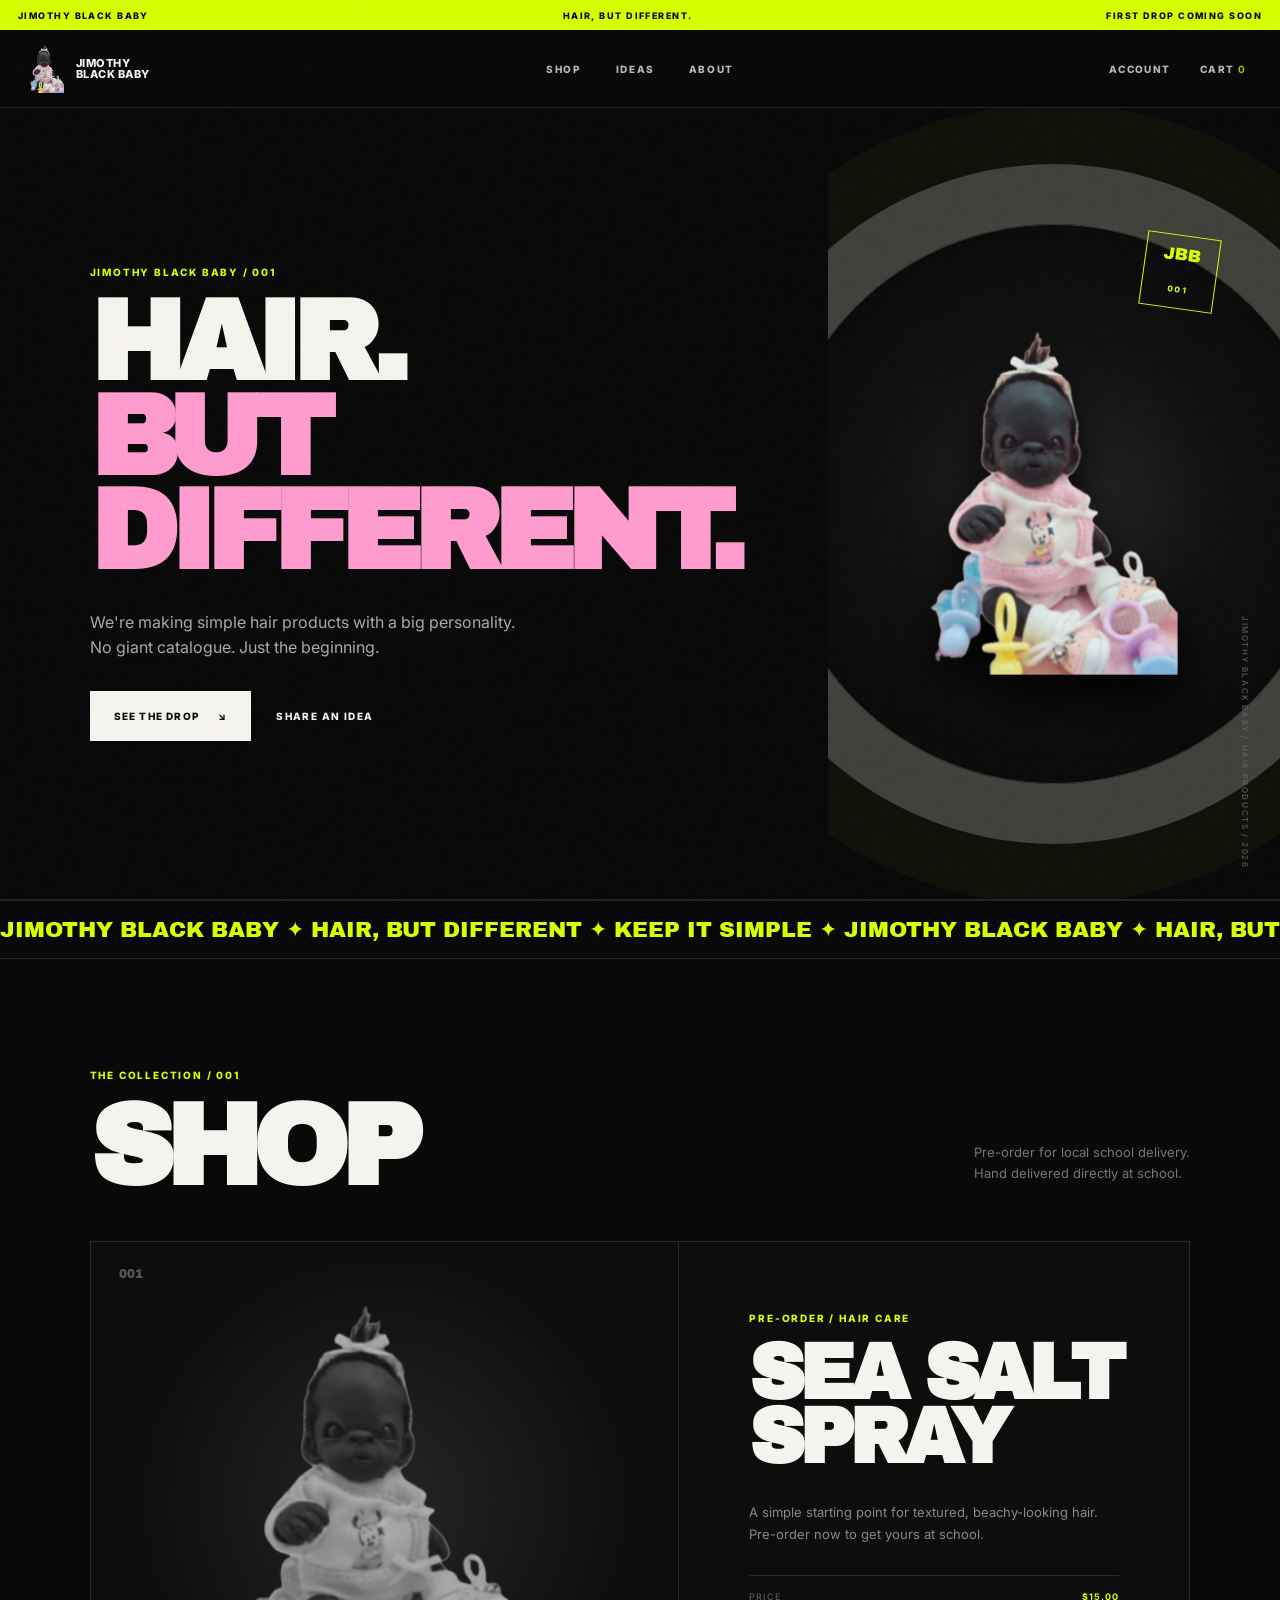
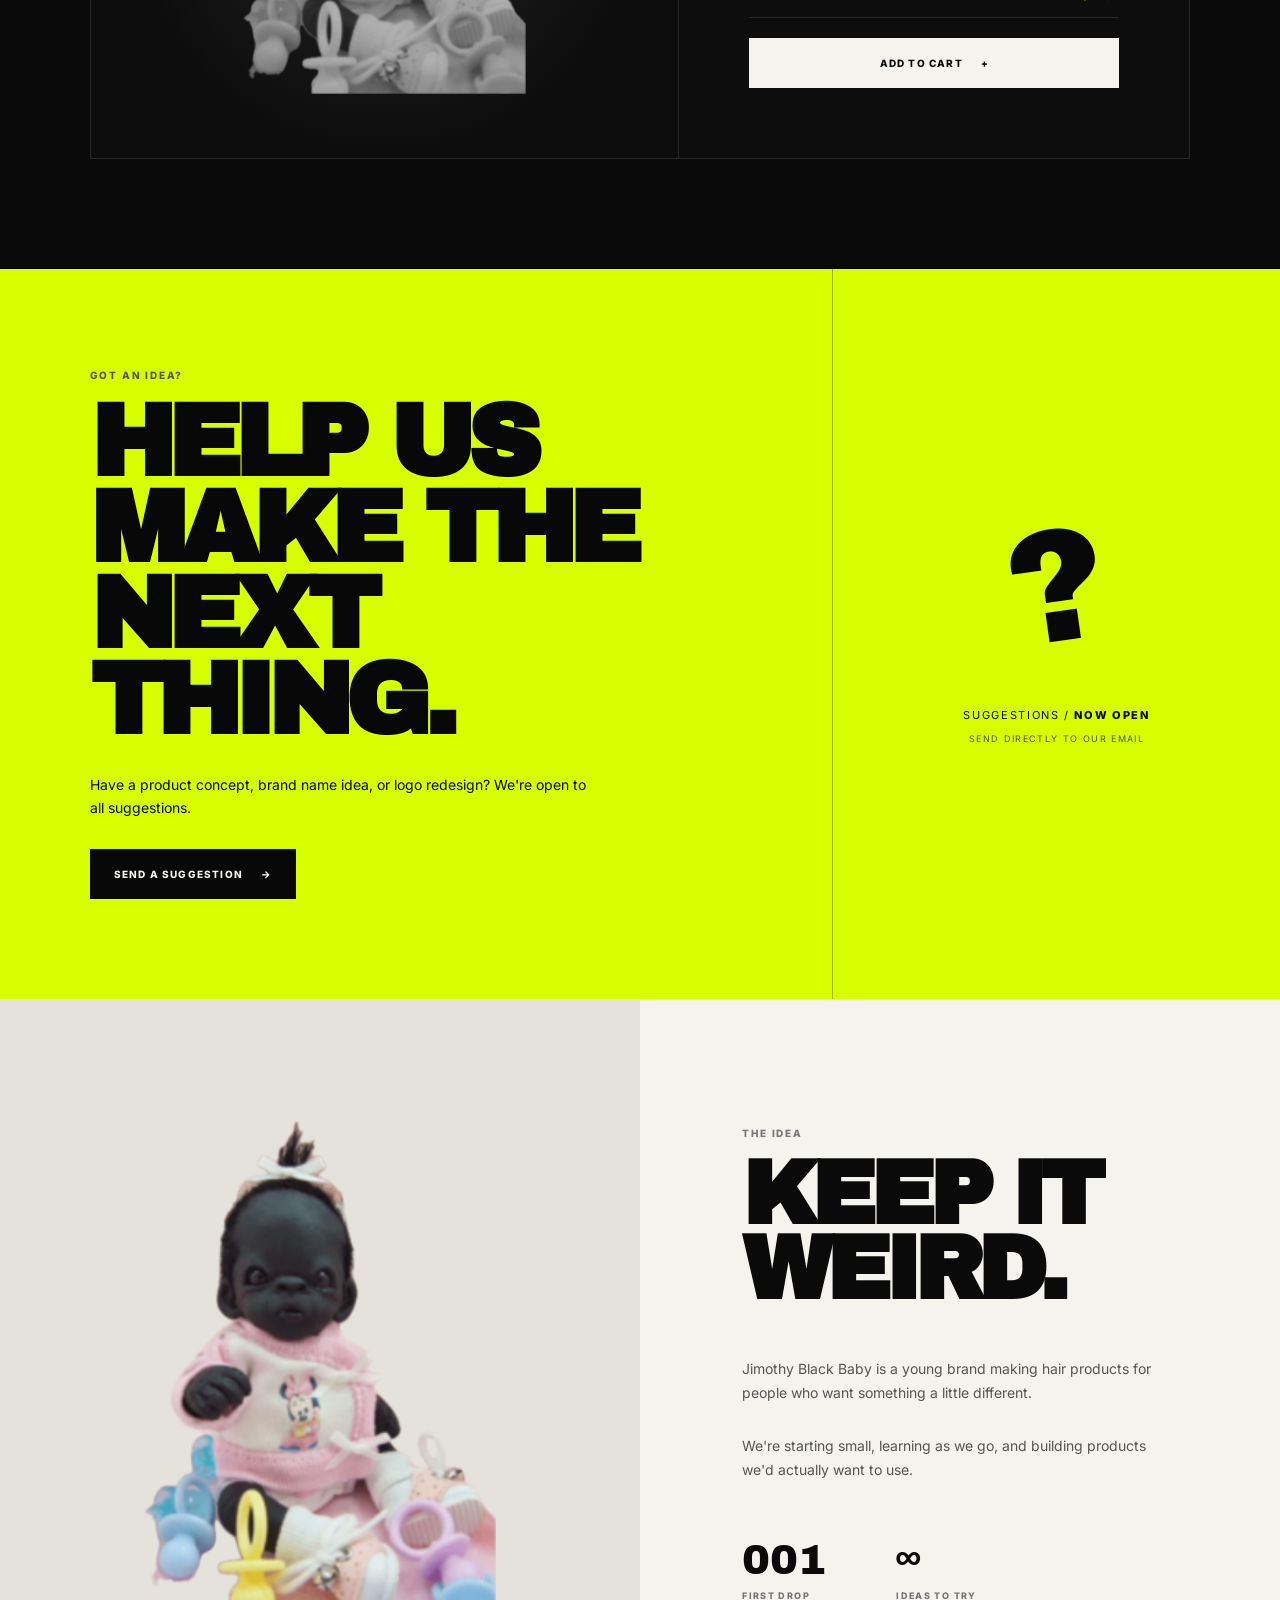
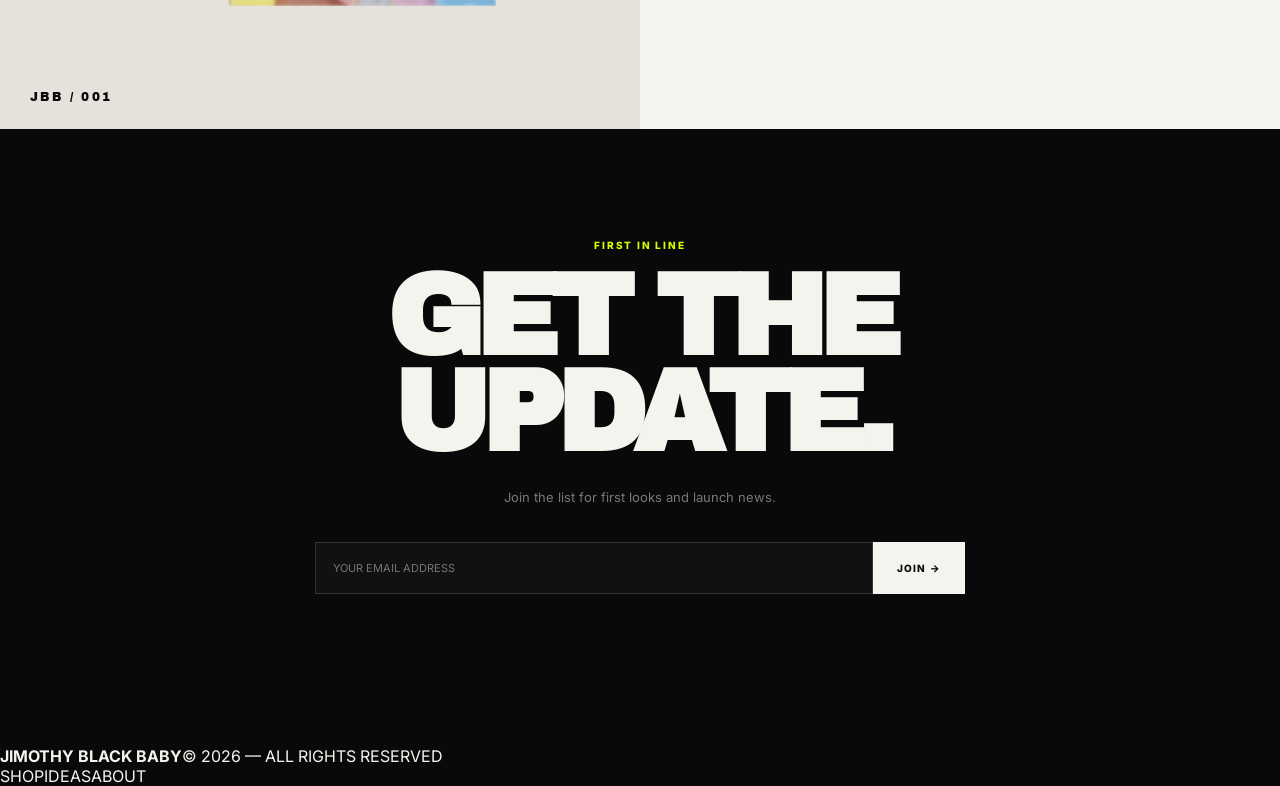
<file: index.html>
<!doctype html>
<html lang="en">
<head>
  <meta name="google-site-verification" content="50AJU8dtZW64qNxr0i3TTFX_5OV8s_nwBSejYofE7u0" />
<meta charset="utf-8">
<meta name="viewport" content="width=device-width, initial-scale=1, viewport-fit=cover">
<meta name="theme-color" content="#090909">
<title>Jimothy Black Baby — Hair, But Different.</title>
<meta name="description" content="Jimothy Black Baby hair products. First drops coming soon.">
<link rel="preconnect" href="https://fonts.googleapis.com">
<link rel="preconnect" href="https://fonts.gstatic.com" crossorigin>
<link href="https://fonts.googleapis.com/css2?family=Archivo+Black&family=Inter:wght@400;500;600;700;800&display=swap" rel="stylesheet">
<link rel="stylesheet" href="style.css">
</head>
<body>
<div class="announcement"><span>JIMOTHY BLACK BABY</span><span>HAIR, BUT DIFFERENT.</span><span>FIRST DROP COMING SOON</span></div>

<header class="header">
  <a class="brand" href="#top" aria-label="Jimothy Black Baby home"><img src="logo.png" alt="Jimothy Black Baby Logo"><span>JIMOTHY<br>BLACK BABY</span></a>
  <nav aria-label="Main"><a href="#shop">SHOP</a><a href="#ideas">IDEAS</a><a href="#about">ABOUT</a></nav>
  <div class="header-right"><button class="account" id="accountButton">ACCOUNT</button><button class="cart-button" id="cartButton">CART <b id="cartCount">0</b></button><button class="menu" id="menuButton" aria-label="Open menu">☰</button></div>
</header>

<div class="mobile-menu" id="mobileMenu"><a href="#shop">SHOP</a><a href="#ideas">IDEAS</a><a href="#about">ABOUT</a><a href="#contact">CONTACT</a></div>

<main id="top">
<section class="hero">
  <div class="hero-copy">
    <p class="kicker">JIMOTHY BLACK BABY / 001</p>
    <h1>HAIR.<br><em>BUT<br>DIFFERENT.</em></h1>
    <p class="lead">We're making simple hair products with a big personality. No giant catalogue. Just the beginning.</p>
    <div class="actions"><a class="button" href="#shop">SEE THE DROP <span>↘</span></a><a class="ghost" href="#ideas">SHARE AN IDEA</a></div>
  </div>
  <div class="hero-visual">
    <div class="orb"></div><div class="burst">JBB<br><small>001</small></div>
    <img src="logo.png" alt="Jimothy Black Baby character">
    <p class="vertical">JIMOTHY BLACK BABY / HAIR PRODUCTS / 2026</p>
  </div>
</section>

<div class="ticker"><div>JIMOTHY BLACK BABY ✦ HAIR, BUT DIFFERENT ✦ KEEP IT SIMPLE ✦ JIMOTHY BLACK BABY ✦ HAIR, BUT DIFFERENT ✦ KEEP IT SIMPLE ✦</div></div>

<section id="shop" class="section shop">
  <div class="section-top"><div><p class="kicker">THE COLLECTION / 001</p><h2>SHOP</h2></div><p class="muted">Pre-order for local school delivery.<br>Hand delivered directly at school.</p></div>
  <div class="product-card">
    <div class="product-art"><span>001</span><img src="logo.png" alt="Sea Salt Spray Preview"></div>
    <div class="product-info">
      <p class="kicker">PRE-ORDER / HAIR CARE</p>
      <h3>SEA SALT<br>SPRAY</h3>
      <p>A simple starting point for textured, beachy-looking hair. Pre-order now to get yours at school.</p>
      <div class="product-meta"><span>PRICE</span><strong>$15.00</strong></div>
      <button class="button" id="addToCartBtn" style="margin-top:20px;width:100%;">ADD TO CART <span>+</span></button>
    </div>
  </div>
</section>

<section id="ideas" class="ideas">
  <div class="ideas-copy">
    <p class="kicker">GOT AN IDEA?</p>
    <h2>HELP US<br>MAKE THE<br>NEXT THING.</h2>
    <p>Have a product concept, brand name idea, or logo redesign? We're open to all suggestions.</p>
    <button class="button" id="ideaButton">SEND A SUGGESTION <span>→</span></button>
  </div>
  <div class="ideas-side"><div class="idea-symbol">?</div><p>SUGGESTIONS / <strong>NOW OPEN</strong></p><span>SEND DIRECTLY TO OUR EMAIL</span></div>
</section>

<section id="about" class="about">
  <div class="about-art"><img src="logo.png" alt="Jimothy Black Baby character"><span>JBB / 001</span></div>
  <div class="about-copy"><p class="kicker">THE IDEA</p><h2>KEEP IT<br>WEIRD.</h2><p>Jimothy Black Baby is a young brand making hair products for people who want something a little different.</p><p>We're starting small, learning as we go, and building products we'd actually want to use.</p><div class="stats"><div><strong>001</strong><span>FIRST DROP</span></div><div><strong>∞</strong><span>IDEAS TO TRY</span></div></div></div>
</section>

<section id="contact" class="contact section">
  <p class="kicker">FIRST IN LINE</p><h2>GET THE<br>UPDATE.</h2><p class="muted center">Join the list for first looks and launch news.</p>
  <form id="signup"><input id="email" type="email" placeholder="YOUR EMAIL ADDRESS" autocomplete="email" required><button class="button">JOIN →</button></form><p id="message" class="message"></p>
</section>
</main>

<footer><div><strong>JIMOTHY BLACK BABY</strong><span>© <span id="year"></span> — ALL RIGHTS RESERVED</span></div><div><a href="#shop">SHOP</a><a href="#ideas">IDEAS</a><a href="#about">ABOUT</a></div></footer>

<div class="overlay" id="overlay"></div>

<!-- CART PANEL WITH SCHOOL ORDER CHECKOUT -->
<aside class="panel cart-panel" id="cart" aria-hidden="true">
  <button class="close" id="closeCart">×</button>
  <p class="kicker">YOUR CART</p>
  <h2>SCHOOL<br>DELIVERY.</h2>
  <div id="cartContent">
    <p id="emptyCartMsg">Your cart is empty.</p>
    <div id="cartItemDetails" class="hidden">
      <p style="color:#d7ff00;font-weight:800;margin-bottom:5px;">1x SEA SALT SPRAY ($15.00)</p>
      <p style="font-size:12px;color:#666;margin-top:0;">Hand delivered directly to you at school!</p>
      <button class="button" id="checkoutBtn" style="width:100%;margin-top:20px;">PLACE SCHOOL ORDER <span>→</span></button>
    </div>
  </div>
</aside>

<aside class="panel account-panel" id="accountPanel" aria-hidden="true"><button class="close" id="closeAccount">×</button><p class="kicker">JBB ACCOUNT</p><h2>ACCOUNT<br>COMING SOON.</h2><p>We're leaving account creation off for this first version.</p><button class="button" id="accountOk">GOT IT</button></aside>

<!-- SCHOOL CHECKOUT MODAL -->
<div class="modal" id="orderModal" aria-hidden="true">
  <div class="modal-box">
    <button class="close" id="closeOrder">×</button>
    <p class="kicker">SCHOOL PICKUP</p>
    <h2>PLACE YOUR<br>ORDER.</h2>
    <p>We'll deliver your order directly to you at school!</p>
    <form id="orderForm">
      <label for="orderName" class="form-label">YOUR FULL NAME:</label>
      <input type="text" id="orderName" class="form-input" placeholder="e.g. Alex Smith" required>
      <label for="orderGrade" class="form-label">GRADE / CLASS / ROOM:</label>
      <input type="text" id="orderGrade" class="form-input" placeholder="e.g. Grade 10 / Room 204" required>
      <label for="orderPay" class="form-label">PAYMENT METHOD:</label>
      <select id="orderPay" class="form-input" required>
        <option value="Cash at School">Cash at School</option>
        <option value="E-Transfer">E-Transfer</option>
      </select>
      <button type="submit" class="button" style="width: 100%; margin-top: 15px;">CONFIRM & SEND ORDER <span>→</span></button>
    </form>
  </div>
</div>

<!-- SUGGESTION MODAL -->
<div class="modal" id="ideaModal" aria-hidden="true">
  <div class="modal-box">
    <button class="close" id="closeIdea">×</button>
    <p class="kicker">SUGGESTIONS</p>
    <h2>SHARE YOUR<br>IDEAS.</h2>
    <form id="suggestionForm">
      <label for="suggestionType" class="form-label">WHAT IS THIS SUGGESTION FOR?</label>
      <select id="suggestionType" class="form-input" required>
        <option value="Product Idea">New Product Idea</option>
        <option value="New Brand Name">New Brand Name Idea</option>
        <option value="New Logo Idea">New Logo Idea</option>
      </select>
      <label for="suggestionText" class="form-label">YOUR SUGGESTION / DETAILS:</label>
      <textarea id="suggestionText" class="form-input form-textarea" placeholder="Type your idea or details here..." required></textarea>
      <button type="submit" class="button" style="width: 100%; margin-top: 15px;">SEND EMAIL <span>→</span></button>
    </form>
  </div>
</div>

<script src="script.js"></script>
</body></html>
</file>
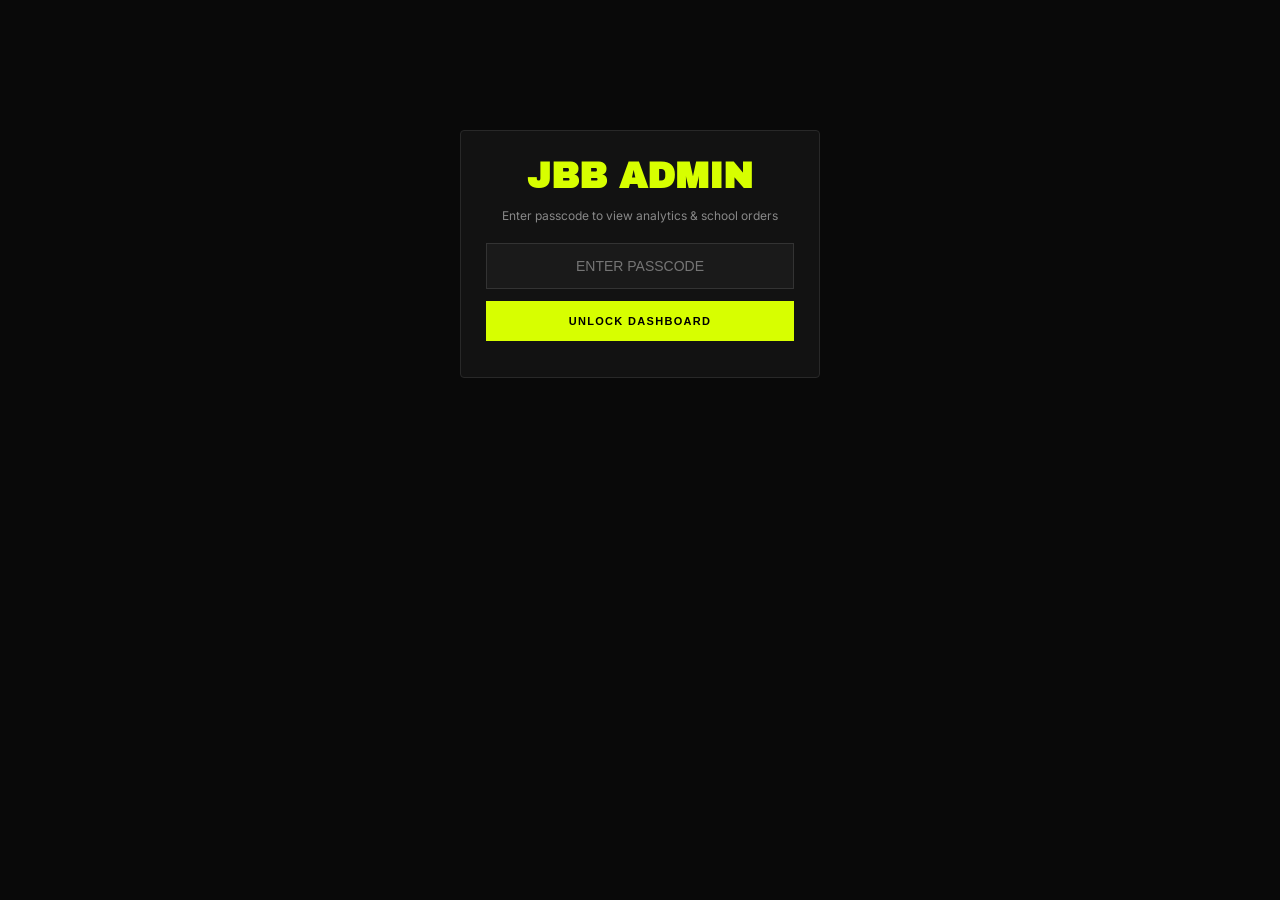
<file: admin.html>
<!doctype html>
<html lang="en">
<head>
<meta charset="utf-8">
<meta name="viewport" content="width=device-width, initial-scale=1">
<title>JBB — Admin Dashboard</title>
<link rel="preconnect" href="https://fonts.googleapis.com">
<link rel="preconnect" href="https://fonts.gstatic.com" crossorigin>
<link href="https://fonts.googleapis.com/css2?family=Archivo+Black&family=Inter:wght@400;600;800&display=swap" rel="stylesheet">
<style>
*{box-sizing:border-box}
body{margin:0;background:#090909;color:#f5f3ed;font-family:Inter,sans-serif;padding:30px 20px}
.container{max-width:800px;margin:0 auto}
h1{font-family:"Archivo Black",sans-serif;color:#d7ff00;font-size:36px;margin:0 0 10px;text-transform:uppercase}
.card{background:#121212;border:1px solid #282828;padding:25px;margin-bottom:20px;border-radius:4px}
.grid{display:grid;grid-template-columns:1fr 1fr;gap:15px;margin-bottom:25px}
.stat-box{background:#1a1a1a;border:1px solid #333;padding:20px;text-align:center}
.stat-box strong{display:block;font-size:38px;font-family:"Archivo Black";color:#d7ff00}
.stat-box span{font-size:10px;font-weight:800;letter-spacing:.15em;color:#888}
.login-box{max-width:360px;margin:100px auto;text-align:center}
input{width:100%;padding:14px;background:#1a1a1a;border:1px solid #333;color:#fff;font-size:14px;margin-bottom:12px;outline:none;text-align:center}
input:focus{border-color:#d7ff00}
button{width:100%;padding:14px;background:#d7ff00;color:#000;border:0;font-weight:800;font-size:11px;letter-spacing:.12em;cursor:pointer}
button:hover{background:#ff9ccf}
.order-item{background:#181818;border-left:4px solid #d7ff00;padding:15px;margin-bottom:12px;display:flex;justify-content:space-between;align-items:center}
.order-info strong{color:#fff;font-size:15px;display:block}
.order-info span{color:#aaa;font-size:12px;display:block;margin-top:4px}
.btn-delivered{width:auto;padding:8px 14px;font-size:10px;background:#252525;color:#fff;border:1px solid #444}
.btn-delivered:hover{background:#d7ff00;color:#000}
.hidden{display:none}
</style>
</head>
<body>
<div class="container">
  <div id="loginGate" class="login-box card">
    <h1>JBB ADMIN</h1>
    <p style="color:#888;font-size:12px;margin-bottom:20px;">Enter passcode to view analytics & school orders</p>
    <form id="loginForm">
      <input type="password" id="passcode" placeholder="ENTER PASSCODE" required>
      <button type="submit">UNLOCK DASHBOARD</button>
    </form>
    <p id="loginError" style="color:#ff9ccf;font-size:11px;margin-top:10px;"></p>
  </div>

  <div id="dashboard" class="hidden">
    <h1>DASHBOARD / ANALYTICS</h1>
    <p style="color:#888;font-size:12px;margin-bottom:25px;">Private site metrics and pending school deliveries.</p>
    
    <div class="grid">
      <div class="stat-box"><strong id="totalViews">0</strong><span>TOTAL WEBSITE OPENS</span></div>
      <div class="stat-box"><strong id="totalOrders">0</strong><span>SCHOOL ORDERS PLACED</span></div>
    </div>

    <div class="card">
      <div style="display:flex;justify-content:space-between;align-items:center;margin-bottom:15px;">
        <h2 style="font-family:'Archivo Black';margin:0;font-size:20px;color:#fff;">SCHOOL ORDERS LIST</h2>
        <button id="clearOrders" style="width:auto;padding:6px 12px;background:#333;color:#aaa;font-size:9px;">CLEAR ALL</button>
      </div>
      <div id="ordersList"><p style="color:#666;font-size:12px;">No active orders found.</p></div>
    </div>
  </div>
</div>

<script>
const PASS = "admin13";
document.getElementById("loginForm").addEventListener("submit", e => {
  e.preventDefault();
  if(document.getElementById("passcode").value === PASS) {
    document.getElementById("loginGate").classList.add("hidden");
    document.getElementById("dashboard").classList.remove("hidden");
    loadStats();
  } else {
    document.getElementById("loginError").textContent = "Incorrect passcode!";
  }
});

function loadStats() {
  document.getElementById("totalViews").textContent = localStorage.getItem("jbb_views") || "0";
  const orders = JSON.parse(localStorage.getItem("jbb_orders") || "[]");
  document.getElementById("totalOrders").textContent = orders.length;
  
  const list = document.getElementById("ordersList");
  if(orders.length === 0) {
    list.innerHTML = '<p style="color:#666;font-size:12px;">No orders recorded yet.</p>';
    return;
  }
  
  list.innerHTML = orders.map((o, idx) => `
    <div class="order-item" id="order-${idx}">
      <div class="order-info">
        <strong>${o.name} (${o.grade})</strong>
        <span>Item: ${o.item} | Pay: ${o.pay}</span>
        <span style="color:#666;font-size:10px;">Placed: ${o.date}</span>
      </div>
      <button class="btn-delivered" onclick="markDelivered(${idx})">MARK DELIVERED</button>
    </div>
  `).join("");
}

function markDelivered(idx) {
  let orders = JSON.parse(localStorage.getItem("jbb_orders") || "[]");
  orders.splice(idx, 1);
  localStorage.setItem("jbb_orders", JSON.stringify(orders));
  loadStats();
}

document.getElementById("clearOrders").onclick = () => {
  if(confirm("Clear all orders?")) {
    localStorage.removeItem("jbb_orders");
    loadStats();
  }
};
</script>
</body>
</html>
</file>
<file: style.css>
*{box-sizing:border-box}html{scroll-behavior:smooth}body{margin:0;background:#090909;color:#f5f3ed;font-family:Inter,Arial,sans-serif;overflow-x:hidden}body:before{content:"";position:fixed;inset:0;pointer-events:none;opacity:.035;background-image:url("data:image/svg+xml,%3Csvg viewBox='0 0 120 120' xmlns='http://www.w3.org/2000/svg'%3E%3Cfilter id='n'%3E%3CfeTurbulence type='fractalNoise' baseFrequency='.8' numOctaves='3' stitchTiles='stitch'/%3E%3C/filter%3E%3Crect width='100%25' height='100%25' filter='url(%23n)' opacity='.5'/%3E%3C/svg%3E");z-index:100}a{color:inherit;text-decoration:none}button,input,select,textarea{font:inherit}.announcement{height:30px;display:flex;justify-content:space-between;align-items:center;padding:0 18px;background:#d7ff00;color:#050505;font-size:9px;font-weight:800;letter-spacing:.16em;overflow:hidden}.header{height:78px;position:sticky;top:0;z-index:40;display:grid;grid-template-columns:1fr auto 1fr;align-items:center;padding:10px 28px;background:rgba(9,9,9,.9);backdrop-filter:blur(14px);border-bottom:1px solid #252525}.brand{display:flex;align-items:center;gap:10px;width:max-content;font-size:11px;font-weight:800;line-height:.95;letter-spacing:.04em}.brand img{width:38px;height:48px;object-fit:contain}.header nav{display:flex;gap:34px;font-size:10px;font-weight:800;letter-spacing:.16em}.header nav a,.account,.cart-button{opacity:.75;transition:.2s}.header nav a:hover,.account:hover,.cart-button:hover{opacity:1;color:#d7ff00}.header-right{justify-self:end;display:flex;gap:18px;align-items:center}.account,.cart-button,.menu{border:0;background:none;color:#f5f3ed;cursor:pointer;font-size:10px;font-weight:800;letter-spacing:.13em}.cart-button b{color:#d7ff00}.menu{display:none;font-size:19px}.mobile-menu{display:none}.hero{min-height:calc(100vh - 108px);display:grid;grid-template-columns:1fr 1fr;border-bottom:1px solid #252525}.hero-copy{padding:9vw 7vw;display:flex;justify-content:center;flex-direction:column}.kicker{margin:0 0 18px;color:#d7ff00;font-size:10px;font-weight:800;letter-spacing:.18em}.hero h1,.section h2,.about h2,.contact h2,.ideas h2,.product-info h3,.panel h2,.modal-box h2{font-family:"Archivo Black",Impact,sans-serif;text-transform:uppercase;letter-spacing:-.07em;line-height:.84;margin:0}.hero h1{font-size:clamp(58px,8.8vw,140px)}.hero h1 em{font-style:normal;color:#ff9ccf}.lead{max-width:430px;margin:30px 0;color:#aaa;font-size:16px;line-height:1.6}.actions{display:flex;align-items:center;gap:25px}.button{display:inline-flex;align-items:center;justify-content:center;gap:18px;min-height:50px;padding:0 23px;background:#f5f3ed;color:#080808;border:1px solid #f5f3ed;font-size:10px;font-weight:800;letter-spacing:.12em;cursor:pointer;transition:.25s}.button:hover{background:#d7ff00;border-color:#d7ff00;transform:translateY(-3px)}.ghost{font-size:10px;font-weight:800;letter-spacing:.14em}.ghost:hover{color:#ff9ccf}.hero-visual{position:relative;display:grid;place-items:center;min-height:650px;background:radial-gradient(circle,#292929 0,#111 35%,#090909 68%);overflow:hidden}.hero-visual img{position:relative;z-index:2;width:min(55%,400px);max-height:75vh;object-fit:contain;filter:drop-shadow(0 25px 25px #000);animation:float 5s ease-in-out infinite}@keyframes float{50%{transform:translateY(-10px) rotate(1deg)}}.orb{position:absolute;width:min(58vw,560px);aspect-ratio:1;border:1px solid #383838;border-radius:50%;box-shadow:0 0 0 60px #fff3,0 0 0 120px #d7ff0008;animation:spin 25s linear infinite}@keyframes spin{to{transform:rotate(360deg)}}.burst{position:absolute;z-index:3;top:16%;right:14%;width:74px;height:74px;border:1px solid #d7ff00;color:#d7ff00;display:grid;place-items:center;text-align:center;font-family:"Archivo Black";font-size:17px;line-height:.7;transform:rotate(8deg)}.burst small{font:800 8px Inter;letter-spacing:.15em}.vertical{position:absolute;right:22px;bottom:30px;writing-mode:vertical-rl;font-size:8px;letter-spacing:.2em;color:#666}.ticker{overflow:hidden;border-bottom:1px solid #252525;border-top:1px solid #252525;white-space:nowrap;color:#d7ff00;font:22px "Archivo Black";padding:16px 0}.ticker div{display:inline-block;animation:slide 24s linear infinite}@keyframes slide{to{transform:translateX(-35%)}}.section{padding:110px 7vw}.section-top{display:flex;justify-content:space-between;align-items:end;margin-bottom:45px}.section h2{font-size:clamp(60px,9vw,130px)}.muted{color:#777;line-height:1.55;font-size:13px}.product-card{min-height:500px;border:1px solid #292929;background:#0d0d0d;display:grid;grid-template-columns:1.15fr 1fr;overflow:hidden}.product-art{position:relative;display:grid;place-items:center;background:radial-gradient(circle,#252525,#0d0d0d 65%)}.product-art>span{position:absolute;top:25px;left:28px;color:#555;font:12px "Archivo Black"}.product-art img{width:48%;max-height:400px;object-fit:contain;filter:grayscale(1);opacity:.72;transition:.4s}.product-card:hover .product-art img{transform:scale(1.05) rotate(-2deg);filter:none;opacity:1}.product-info{padding:70px;display:flex;flex-direction:column;justify-content:center;border-left:1px solid #292929}.product-info h3{font-size:clamp(50px,6vw,90px)}.product-info>p:not(.kicker){max-width:430px;color:#888;line-height:1.7;font-size:13px;margin:30px 0}.product-meta{border-top:1px solid #2a2a2a;border-bottom:1px solid #2a2a2a;padding:15px 0;display:flex;justify-content:space-between;font-size:9px;letter-spacing:.12em}.product-meta span{color:#666}.product-meta strong{color:#d7ff00}.notify{align-self:flex-start;margin-top:25px;padding:14px 0;border:0;background:none;color:#f5f3ed;font-size:10px;font-weight:800;letter-spacing:.15em;cursor:pointer}.notify:hover{color:#ff9ccf}.ideas{display:grid;grid-template-columns:1.3fr .7fr;background:#d7ff00;color:#080808}.ideas-copy{padding:100px 7vw}.ideas .kicker{color:#555}.ideas h2{font-size:clamp(60px,8vw,120px)}.ideas-copy>p:not(.kicker){max-width:500px;line-height:1.65;font-size:14px;margin:30px 0}.ideas .button{background:#080808;color:#f5f3ed;border-color:#080808}.ideas .button:hover{background:#ff9ccf;color:#080808;border-color:#ff9ccf}.ideas-side{display:flex;flex-direction:column;align-items:center;justify-content:center;border-left:1px solid #9eb800;min-height:500px}.idea-symbol{font:160px/.8 "Archivo Black";transform:rotate(-8deg);margin-bottom:45px}.ideas-side p{font-size:11px;letter-spacing:.15em}.ideas-side p strong{font-weight:800}.ideas-side>span{font-size:9px;letter-spacing:.15em;color:#4d5600}.about{display:grid;grid-template-columns:1fr 1fr;background:#f5f3ed;color:#0a0a0a}.about-art{min-height:620px;background:#e4e2da;position:relative;display:grid;place-items:center;overflow:hidden}.about-art img{width:55%;max-width:400px;max-height:560px;object-fit:contain}.about-art span{position:absolute;bottom:25px;left:30px;font:12px "Archivo Black";letter-spacing:.2em}.about-copy{padding:10vw 8vw;display:flex;justify-content:center;flex-direction:column}.about-copy .kicker{color:#777}.about h2{font-size:clamp(55px,7vw,105px);margin-bottom:35px}.about-copy>p:not(.kicker){max-width:520px;color:#555;line-height:1.75;font-size:14px}.stats{display:flex;gap:70px;margin-top:40px}.stats strong{display:block;font:42px "Archivo Black"}.stats span{display:block;margin-top:7px;font-size:9px;font-weight:800;letter-spacing:.15em;color:#777}.contact{text-align:center}.contact h2{font-size:clamp(60px,9vw,130px)}.center{max-width:390px;margin:25px auto}.contact form{max-width:650px;margin:35px auto 0;display:flex}.contact input{flex:1;min-width:0;height:52px;padding:0 17px;background:#111;border:1px solid #333;color:#fff;outline:none;font-size:11px}.contact input:focus{border-color:#d7ff00}.message{min-height:20px;color:#d7ff00;font-size:11px}.footer{display:flex;justify-content:space-between;gap:30px;padding:35px 7vw;border-top:1px solid #252525;color:#777;font-size:9px;letter-spacing:.08em}.footer strong{display:block;color:#f5f3ed;margin-bottom:8px}.footer a{margin-left:25px}.footer a:hover{color:#d7ff00}.overlay{position:fixed;inset:0;z-index:50;background:#000a;opacity:0;pointer-events:none;transition:.25s}.overlay.open{opacity:1;pointer-events:auto}.panel{position:fixed;z-index:60;right:0;top:0;width:min(440px,92vw);height:100vh;padding:85px 40px;background:#f5f3ed;color:#090909;transform:translateX(100%);transition:.3s}.panel.open{transform:translateX(0)}.panel h2{font-size:65px}.panel p:not(.kicker){color:#555;line-height:1.6}.close{position:absolute;top:20px;right:25px;border:0;background:none;font-size:35px;cursor:pointer}.modal{position:fixed;inset:0;z-index:70;display:grid;place-items:center;padding:25px;background:#000b;opacity:0;pointer-events:none;transition:.2s}.modal.open{opacity:1;pointer-events:auto}.modal-box{position:relative;width:min(520px,100%);padding:55px 45px;background:#f5f3ed;color:#090909}.modal-box h2{font-size:65px}.modal-box p:not(.kicker){color:#555;line-height:1.65;font-size:13px;margin:15px 0 20px}.form-label{display:block;font-size:9px;font-weight:800;letter-spacing:.12em;margin:15px 0 5px;color:#333}.form-input{width:100%;padding:12px;background:#e2dfd5;border:1px solid #ccc;color:#090909;font-size:12px;outline:none}.form-input:focus{border-color:#090909}.form-textarea{height:100px;resize:none}@media(max-width:800px){.announcement span:nth-child(2){display:none}.header{grid-template-columns:1fr auto}.header nav{display:none}.header-right{gap:12px}.account{display:none}.menu{display:block}.mobile-menu{position:fixed;z-index:35;top:108px;left:0;right:0;display:flex;flex-direction:column;background:#090909;border-bottom:1px solid #333;transform:translateY(-150%);transition:.3s}.mobile-menu.open{transform:translateY(0)}.mobile-menu a{padding:20px 25px;border-top:1px solid #222;font-size:11px;font-weight:800;letter-spacing:.16em}.hero{grid-template-columns:1fr}.hero-copy{padding:80px 7vw 50px}.hero-visual{min-height:520px}.hero-visual img{width:58%}.section{padding:75px 6vw}.section-top{display:block}.section-top .muted{margin-top:20px}.product-card{grid-template-columns:1fr}.product-art{min-height:390px}.product-info{padding:50px 30px;border-left:0;border-top:1px solid #292929}.ideas{grid-template-columns:1fr}.ideas-copy{padding:75px 7vw}.ideas-side{min-height:330px;border-left:0;border-top:1px solid #9eb800}.idea-symbol{font-size:110px;margin-bottom:30px}.about{grid-template-columns:1fr}.about-art{min-height:430px}.about-copy{padding:75px 7vw}.contact form{flex-direction:column;gap:10px}.footer{flex-direction:column}.footer a{margin:0 18px 0 0}.modal-box{padding:50px 30px}.modal-box h2{font-size:52px}.panel h2{font-size:54px}}@media(max-width:390px){.brand span{display:none}.hero h1{font-size:55px}.product-info h3{font-size:48px}}
</file>
